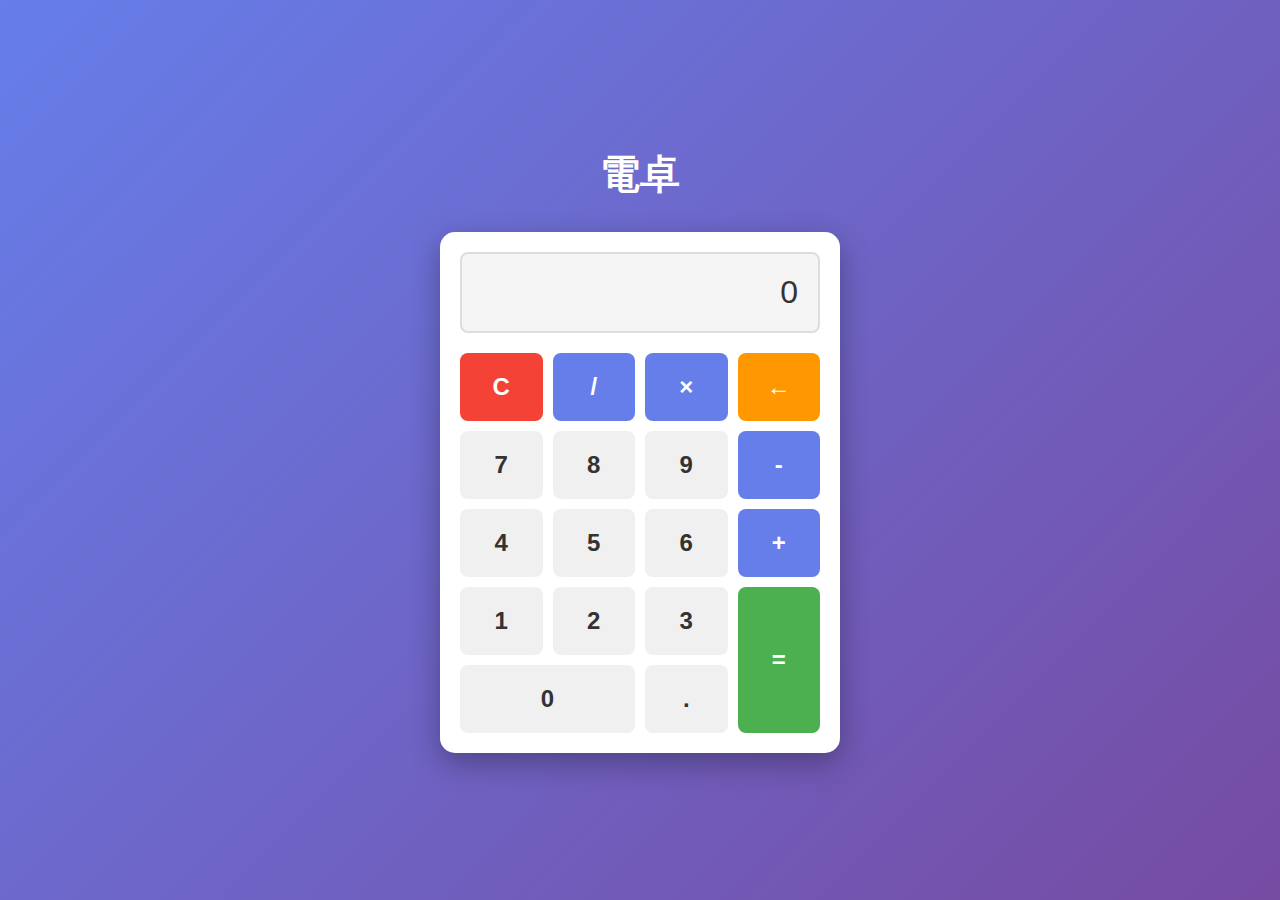
<file: index.html>
<!DOCTYPE html>
<html lang="ja">
<head>
    <meta charset="UTF-8">
    <meta name="viewport" content="width=device-width, initial-scale=1.0">
    <title>シンプル電卓</title>
    <link rel="stylesheet" href="style.css">
</head>
<body>
    <div class="container">
        <h1>電卓</h1>
        
        <div class="calculator">
            <input type="text" id="display" class="display" readonly value="0">
            
            <div class="buttons">
                <button class="btn clear" onclick="clearDisplay()">C</button>
                <button class="btn operator" onclick="appendOperator('/')">/</button>
                <button class="btn operator" onclick="appendOperator('*')">×</button>
                <button class="btn delete" onclick="deleteLastChar()">←</button>
                
                <button class="btn number" onclick="appendNumber('7')">7</button>
                <button class="btn number" onclick="appendNumber('8')">8</button>
                <button class="btn number" onclick="appendNumber('9')">9</button>
                <button class="btn operator" onclick="appendOperator('-')">-</button>
                
                <button class="btn number" onclick="appendNumber('4')">4</button>
                <button class="btn number" onclick="appendNumber('5')">5</button>
                <button class="btn number" onclick="appendNumber('6')">6</button>
                <button class="btn operator" onclick="appendOperator('+')">+</button>
                
                <button class="btn number" onclick="appendNumber('1')">1</button>
                <button class="btn number" onclick="appendNumber('2')">2</button>
                <button class="btn number" onclick="appendNumber('3')">3</button>
                <button class="btn equal" onclick="calculate()" rowspan="2">=</button>
                
                <button class="btn number zero" onclick="appendNumber('0')">0</button>
                <button class="btn number" onclick="appendNumber('.')">.</button>
            </div>
        </div>
    </div>
    
    <script src="script.js"></script>
</body>
</html>
</file>
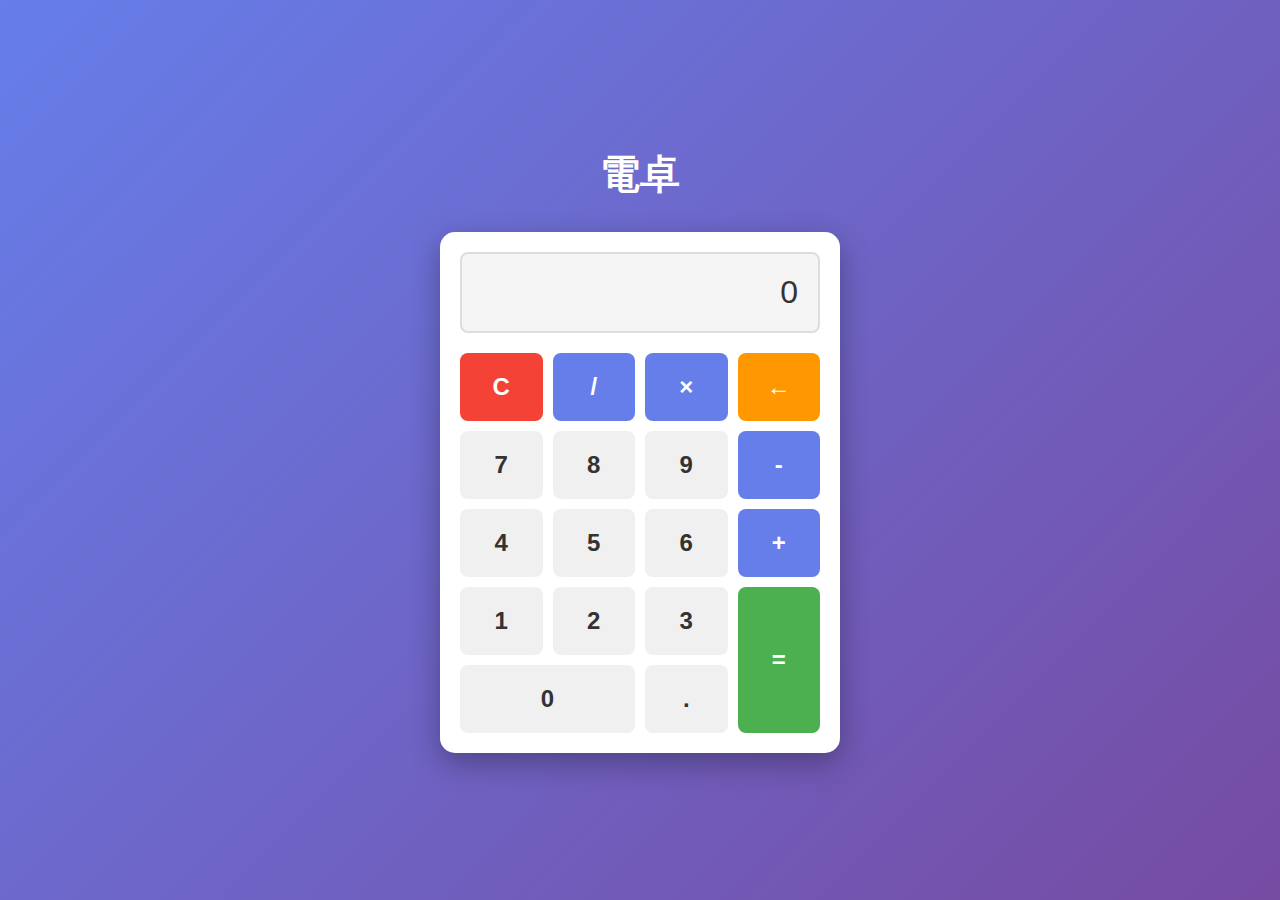
<file: index_Version3.html>
<!DOCTYPE html>
<html lang="ja">
<head>
    <meta charset="UTF-8">
    <meta name="viewport" content="width=device-width, initial-scale=1.0">
    <title>シンプル電卓</title>
    <link rel="stylesheet" href="style.css">
</head>
<body>
    <div class="container">
        <h1>電卓</h1>
        
        <div class="calculator">
            <input type="text" id="display" class="display" readonly value="0">
            
            <div class="buttons">
                <button class="btn clear" onclick="clearDisplay()">C</button>
                <button class="btn operator" onclick="appendOperator('/')">/</button>
                <button class="btn operator" onclick="appendOperator('*')">×</button>
                <button class="btn delete" onclick="deleteLastChar()">←</button>
                
                <button class="btn number" onclick="appendNumber('7')">7</button>
                <button class="btn number" onclick="appendNumber('8')">8</button>
                <button class="btn number" onclick="appendNumber('9')">9</button>
                <button class="btn operator" onclick="appendOperator('-')">-</button>
                
                <button class="btn number" onclick="appendNumber('4')">4</button>
                <button class="btn number" onclick="appendNumber('5')">5</button>
                <button class="btn number" onclick="appendNumber('6')">6</button>
                <button class="btn operator" onclick="appendOperator('+')">+</button>
                
                <button class="btn number" onclick="appendNumber('1')">1</button>
                <button class="btn number" onclick="appendNumber('2')">2</button>
                <button class="btn number" onclick="appendNumber('3')">3</button>
                <button class="btn equal" onclick="calculate()" rowspan="2">=</button>
                
                <button class="btn number zero" onclick="appendNumber('0')">0</button>
                <button class="btn number" onclick="appendNumber('.')">.</button>
            </div>
        </div>
    </div>
    
    <script src="script.js"></script>
</body>
</html>
</file>
<file: style.css>
* {
    margin: 0;
    padding: 0;
    box-sizing: border-box;
}

body {
    font-family: 'Arial', sans-serif;
    background: linear-gradient(135deg, #667eea 0%, #764ba2 100%);
    display: flex;
    justify-content: center;
    align-items: center;
    min-height: 100vh;
    padding: 20px;
}

.container {
    text-align: center;
}

h1 {
    color: white;
    margin-bottom: 30px;
    font-size: 2.5em;
}

.calculator {
    background: white;
    border-radius: 15px;
    padding: 20px;
    box-shadow: 0 10px 30px rgba(0, 0, 0, 0.3);
    width: 100%;
    max-width: 400px;
}

.display {
    width: 100%;
    padding: 20px;
    font-size: 2em;
    text-align: right;
    border: 2px solid #ddd;
    border-radius: 8px;
    margin-bottom: 20px;
    background: #f5f5f5;
    color: #333;
}

.buttons {
    display: grid;
    grid-template-columns: repeat(4, 1fr);
    gap: 10px;
}

.btn {
    padding: 20px;
    font-size: 1.5em;
    border: none;
    border-radius: 8px;
    cursor: pointer;
    font-weight: bold;
    transition: all 0.2s;
}

.btn:hover {
    transform: scale(1.05);
}

.btn:active {
    transform: scale(0.95);
}

.number {
    background: #f0f0f0;
    color: #333;
}

.number:hover {
    background: #e0e0e0;
}

.operator {
    background: #667eea;
    color: white;
}

.operator:hover {
    background: #5568d3;
}

.equal {
    background: #4caf50;
    color: white;
    grid-column: 4;
    grid-row: 4 / 6;
}

.equal:hover {
    background: #45a049;
}

.clear {
    background: #f44336;
    color: white;
    grid-column: 1;
}

.clear:hover {
    background: #da190b;
}

.delete {
    background: #ff9800;
    color: white;
}

.delete:hover {
    background: #e68900;
}

.zero {
    grid-column: 1 / 3;
}

@media (max-width: 480px) {
    h1 {
        font-size: 2em;
    }
    
    .btn {
        padding: 15px;
        font-size: 1.2em;
    }
    
    .display {
        font-size: 1.5em;
    }
}
</file>
